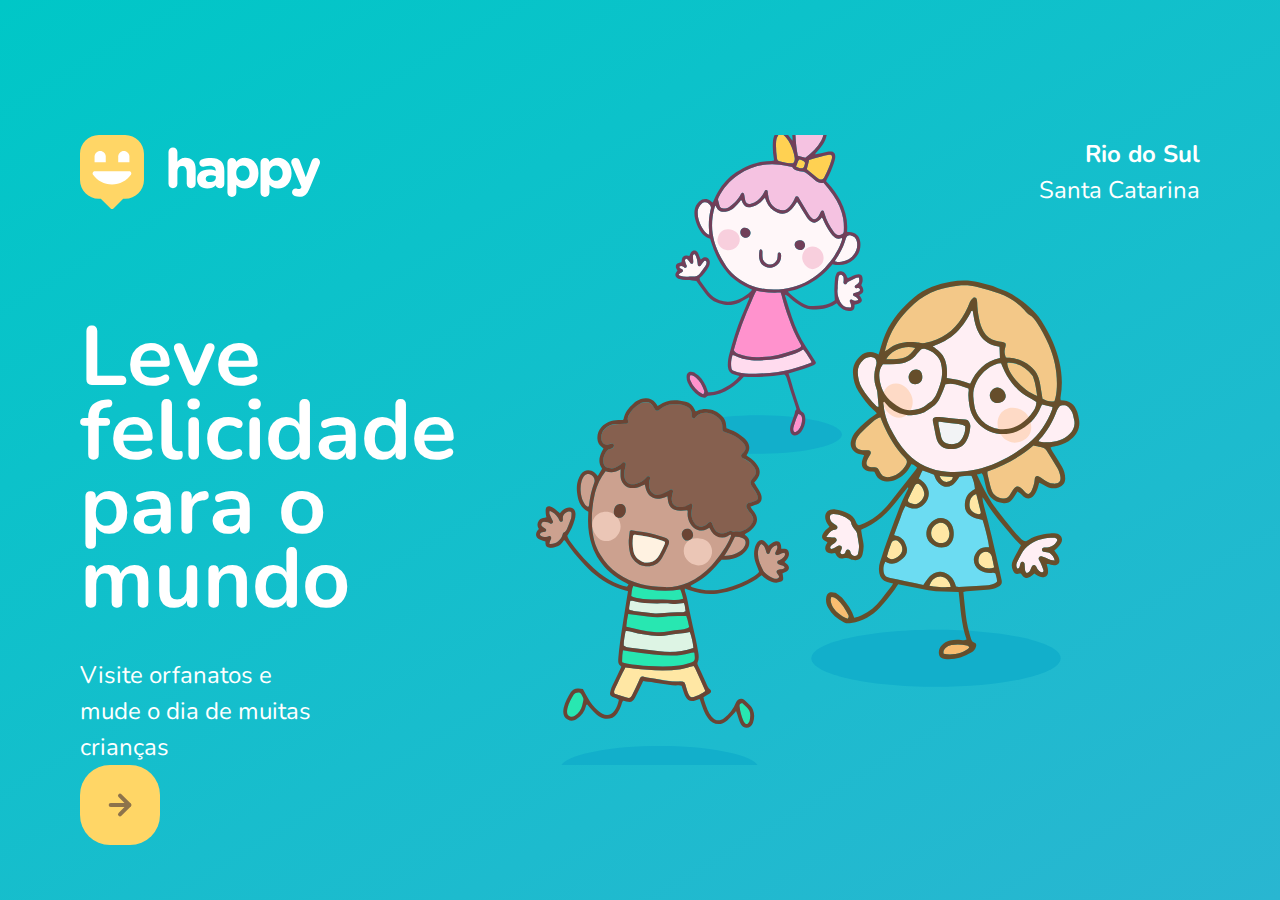
<file: index.html>
<!DOCTYPE html>
<html lang="pt_BR">

<head>
    <meta charset="UTF-8">
    <meta name="viewport" content="width=device-width, initial-scale=1.0">
    <title>Happy</title>
    <Link rel="icon" href="./public/images/logo-icon.png">
    <link rel="stylesheet" href="./public/css/animations.css">
    <link rel="stylesheet" href="./public/css/page-landing.css">
    <link rel="stylesheet" href="./public/css/main.css">
    <link href="https://fonts.googleapis.com/css2?family=Nunito:wght@400;600;800&display=swap" rel="stylesheet">
</head>

<body>
    <div id="page-landing">
        <div id="container">
            <header>
                <img class="animate-up" id="logo" src="./public/images/logo.svg" alt="Logomarca de Happy">
                <div class="location animate-up">
                    <strong>Rio do Sul</strong>
                    <p>Santa Catarina</p>
                </div>
            </header>

            <main>
                <h1 class="animate-up">Leve felicidade para o mundo</h1>

                <section class="visit">
                    <p class="animate-up">
                        Visite orfanatos e mude o dia de muitas crianças
                        <a href="#" title="Visite orfanatos" class="animate-up">
                            <img src="./public/images/arrow.svg" alt="Ir para o mapa">
                        </a>
                    </p>
                </section>
            </main>
        </div>
    </div>


</body>

</html>
</file>
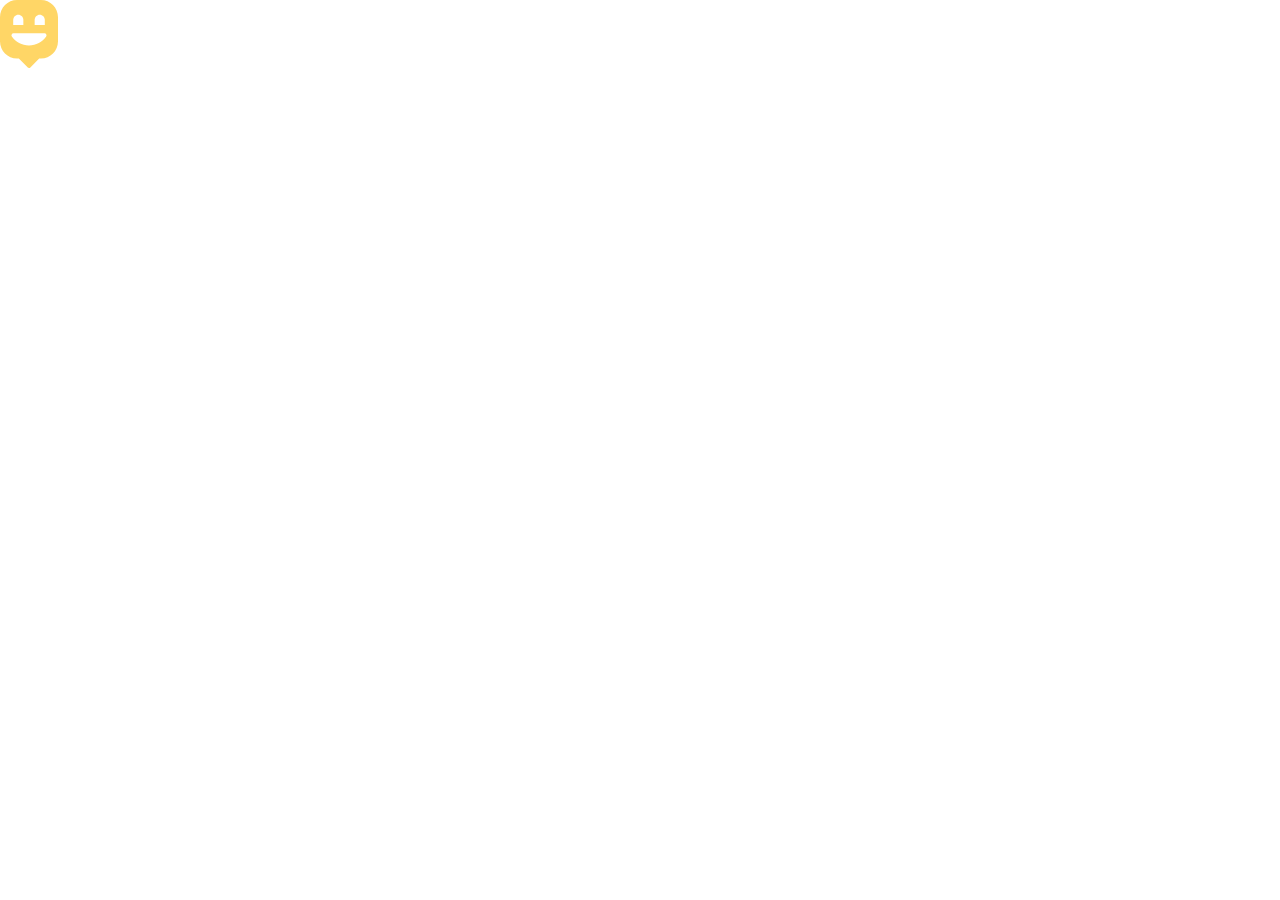
<file: orphanages.html>
<!DOCTYPE html>
<html lang="pt_BR">

<head>
    <meta charset="UTF-8">
    <meta name="viewport" content="width=device-width, initial-scale=1.0">
    <title>Localize um orfanato | Happy</title>
    <Link rel="icon" href="./public/images/logo-icon.png">
    <link rel="stylesheet" href="./public/css/main.css">
    <link rel="stylesheet" href="./public/css/animations.css">
    <link rel="stylesheet" href="./public/css/page-orphanages.css">
    <link href="https://fonts.googleapis.com/css2?family=Nunito:wght@400;600;800&display=swap" rel="stylesheet">
</head>

<body>
    <div id="page-orphanges">
        <aside>
            <header>
                <img src="./public/images/map-marker.svg" alt="Happy" />
                <h2>Escolha um orfanato no mapa</h2>
                <p>Muitas crianças estão esperando sua visita :)</p>
            </header>
            <footer>
                <strong>Rio do sul</strong>
                <p>Santa Catarina</p>
            </footer>
        </aside>
        <div id="madid"> </div>

        <a href="create-orphanages.html" class="create-orphanages" title="Cadastre um orfanato">
            <img src="./public/images/plus.svg" alt="Criar orfanato">
        </a>


    </div>


</body>

</html>
</file>
<file: public/css/page-landing.css>
#page-landing {
    background: linear-gradient(329.54deg, #29B6D1 0%, #00C7C7 100%);
    text-align: center;
    min-height: 100vh;
    display: flex;
}

#container {
    margin: auto;
    width: min(90%, 112rem);
}

.location,
h1,
.visit p {
    height: 16vh;
}

#logo {
    animation-delay: 50ms;
}

.location {
    animation-delay: 100ms;
}

main h1 {
    animation-delay: 150ms;
    font-size: clamp(4rem, 8vw, 8.4rem);
}

.visit p {
    animation-delay: 200ms;
}

.visit a {
    width: 8rem;
    height: 8rem;
    background: #ffd666;
    border: none;
    border-radius: 3rem;
    display: flex;
    align-items: center;
    justify-content: center;
    margin: auto;
    transition: background 200ms;
    animation-delay: 250ms;
    position: absolute;

}

.visit a:hover {
    background: #96feff;
}


/* desktop version*/

@media (min-width:760px) {
    #container {
        /*shorthand backgroun: image repeat position/ size*/
        background: url("../images/bg.svg") no-repeat 80% / clamp(30rem, 54vw, 56rem);
    }
    header {
        display: flex;
        align-items: center;
        justify-content: space-between;
    }
    .location,
    h1,
    .visit p {
        height: initial;
        text-align: initial;
    }
    .location {
        text-align: right;
        font-size: 2.4rem;
        line-height: 1.5;
    }
    main h1 {
        font-weight: bold;
        line-height: .88;
        margin: clamp(10%, 9vh, 12%) 0 4rem;
        width: min(300px, 80%);
    }
    .visit {
        display: flex;
        align-items: center;
        justify-content: space-between;
    }
    .visit p {
        font-size: 2.4rem;
        line-height: 1.5;
        width: clamp(20rem, 20vw, 30rem);
    }
    .visit a {
        margin: initial;
    }
}
</file>
<file: public/css/main.css>
* {
    margin: 0;
    padding: 0;
}

body {
    height: 100vh;
    color: white;
}

:root {
    font-size: 62.5%;
}

body,
input,
button,
textarea {
    font: 400 1.8rem/1 'Nunito', sans-serif;
}

#logo {
    animation-delay: 50ms;
}

.location {
    animation-delay: 100ms;
}

main h1 {
    animation-delay: 150ms;
}

.visit p {
    animation-delay: 200ms;
}

.visit a {
    animation-delay: 250ms;
}
</file>
<file: public/css/page-orphanages.css>
#page-orphanages {
    width: 100%;
    height: 100%;
    display: flex;
}
</file>
<file: public/css/animations.css>
/* Animações*/

@keyframes up {
    from {
        opacity: 0;
        transform: translateY(16px);
    }
    to {
        opacity: 1;
        transform: translateY(0);
    }
}

.animate-up {
    animation-name: up;
    animation-duration: 300ms;
    animation-fill-mode: backwards;
}
</file>
